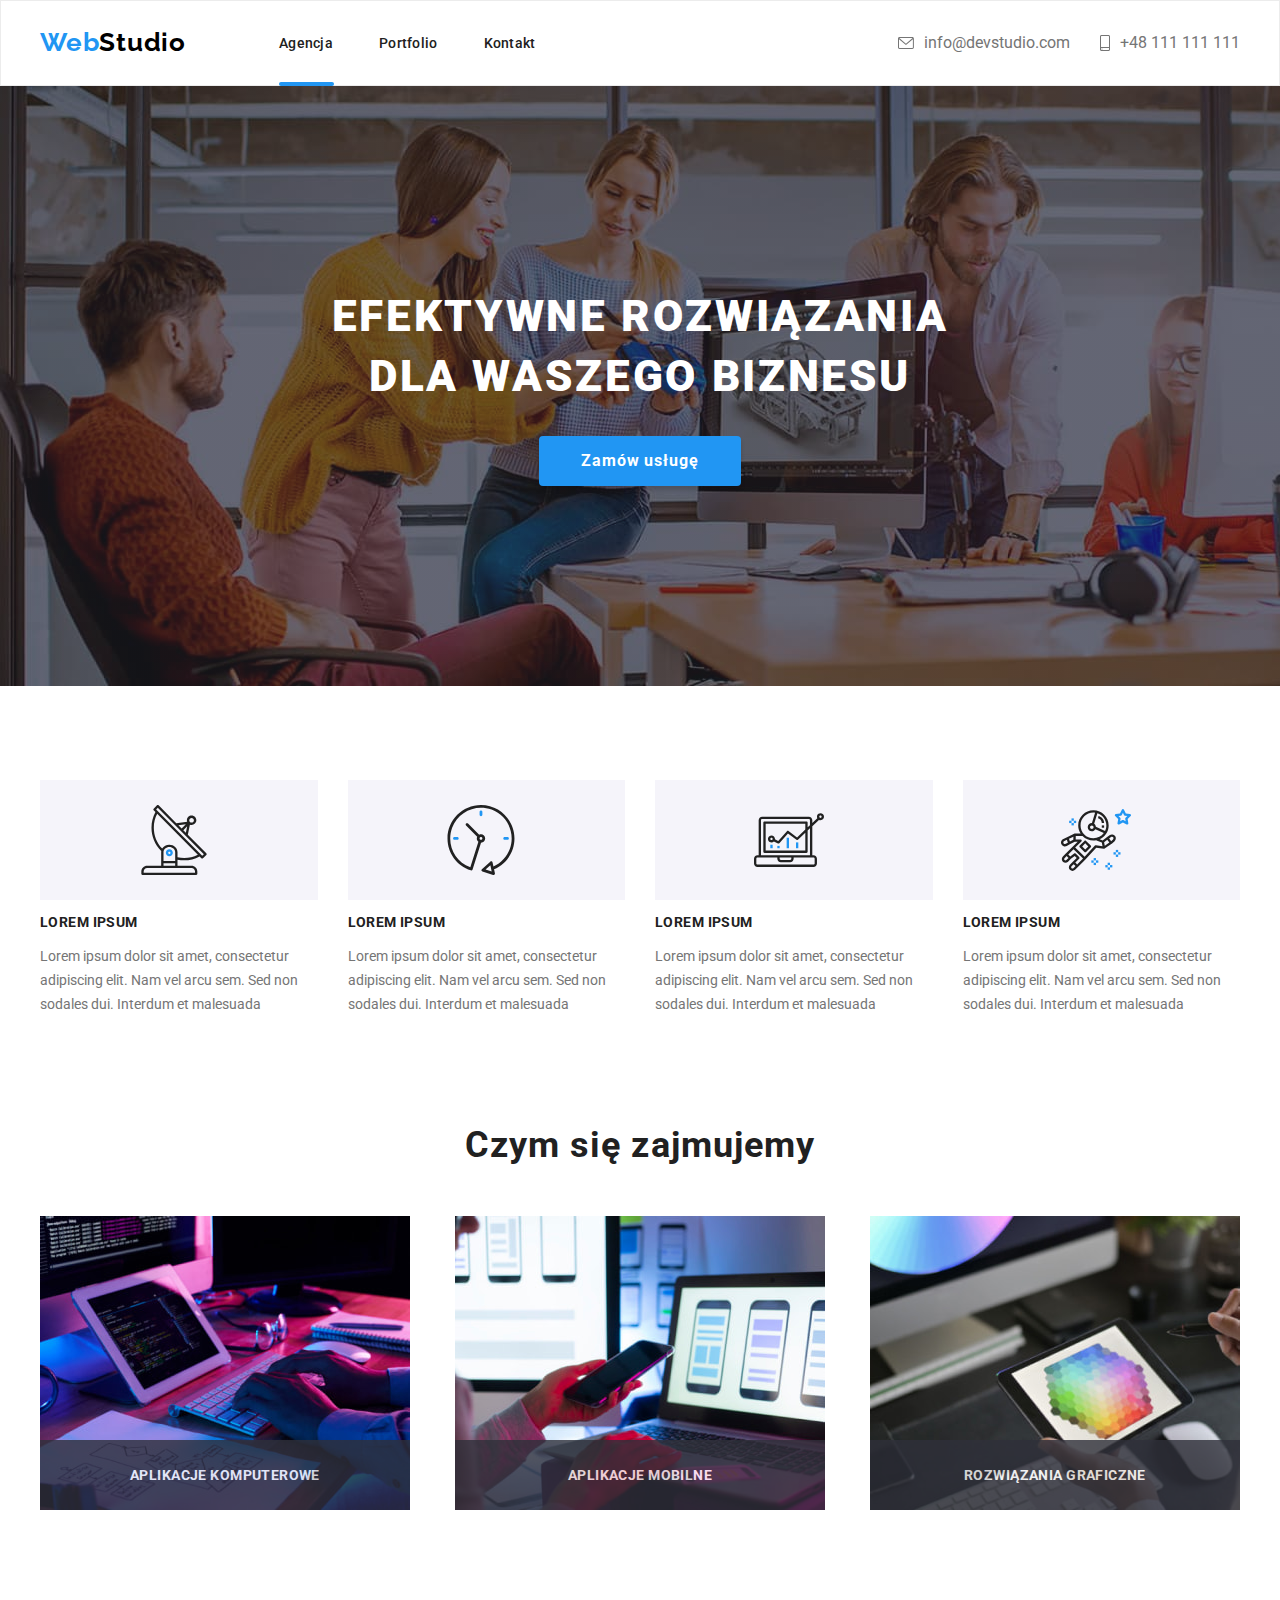
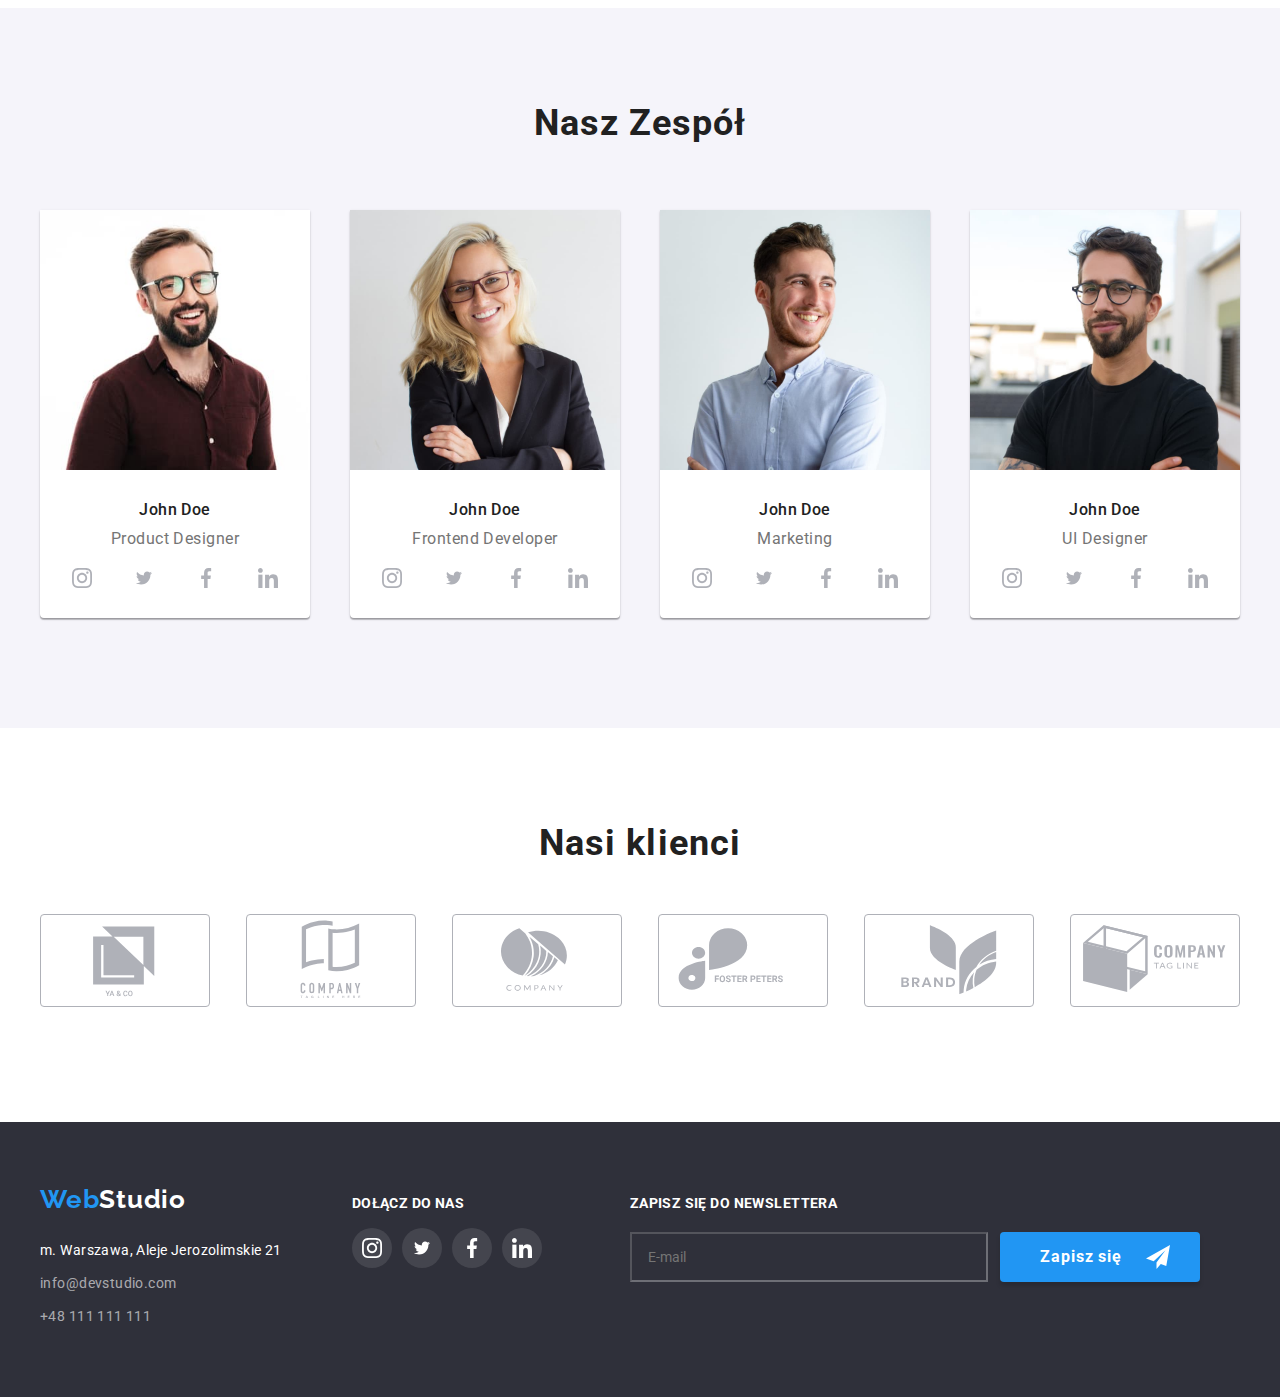
<file: index.html>
<!DOCTYPE html>
<html lang="en">
  <head>
    <meta charset="UTF-8" />
    <meta http-equiv="X-UA-Compatible" content="IE=edge" />
    <meta name="viewport" content="width=device-width, initial-scale=1.0" />
    <title>Document</title>
    <link
      rel="stylesheet"
      href="https://cdnjs.cloudflare.com/ajax/libs/modern-normalize/1.0.0/modern-normalize.min.css"
    />
    <link rel="stylesheet" href="css/main.min.css" />
    <style>
      @import url('https://fonts.googleapis.com/css2?family=Raleway:wght@700&family=Roboto:ital,wght@0,400;0,500;0,900;1,700&display=swap');
    </style>
  </head>
  <body>
    <header class="header">
      <div class="container container--header">
      <a class="logo-link" href="./index.html"
        ><span class="logo logo--web">Web</span><span class="logo logo--studio">Studio</span></a
      >
      <nav class="nav">
        <ul class="menu">
          <li class="menu__list"><a class="menu__link menu__link--active" href="./index.html">Agencja</a></li>
          <li class="menu__list"><a class="menu__link" href="./portfolio.html">Portfolio</a></li>
          <li class="menu__list"><a class="menu__link" href="">Kontakt</a></li>
        </ul>
      </nav>
    <ul class="header-contacts">
      <li class="header-contacts__list">
        <a class="header-contacts__link" href="mailto:info@devstudio.com">
          <svg class="header-contacts__svg" width="16" height="12">
            <use href="images/icons.svg#icon-envelope">
          </svg>
          info@devstudio.com</a>
      </li>
      <li class="header-contacts__list">
        <a class="header-contacts__link" href="tel:+48111111111">
          <svg class="header-contacts__svg" width="10" height="16">
            <use href="images/icons.svg#icon-smartphone">
          </svg>
          +48 111 111 111</a>
      </li>
    </ul>
      </div>
    </header>
    <main>
      <section class="effective-solutions">
        <div class="container container--effective-solutions">
        <h1 class="effective-solutions__tittle">Efektywne rozwiązania dla waszego biznesu</h1>
        <button class="button button--effective-solutions" type="button" data-modal-open>Zamów usługę</button>
        </div>
      </section>
      <section class="lorem-ipsum">
        <div class="container">
        <ul class="lorem-ipsum__list">
          <li class="lorem-ipsum__item">
            <div class="lorem-ipsum__image" width="270" height="120">
              <svg class="lorem-ipsum__svg" width="70" height="70">
                <use href="images/icons.svg#icon-antenna">
              </svg>
            </div>
            <h3 class="lorem-ipsum__title">Lorem Ipsum</h3>
            <p class="lorem-ipsum__text">
              Lorem ipsum dolor sit amet, consectetur adipiscing elit. Nam vel arcu sem. Sed non
              sodales dui. Interdum et malesuada
            </p>
          </li>
          <li class="lorem-ipsum__item">
            <div class="lorem-ipsum__image" width="270" height="120">
              <svg class="lorem-ipsum__svg" width="70" height="70">
                <use href="images/icons.svg#icon-clock">
              </svg>
              </div>
            <h3 class="lorem-ipsum__title">Lorem Ipsum</h3>
            <p class="lorem-ipsum__text">
              Lorem ipsum dolor sit amet, consectetur adipiscing elit. Nam vel arcu sem. Sed non
              sodales dui. Interdum et malesuada
            </p>
          </li>
          <li class="lorem-ipsum__item">
            <div class="lorem-ipsum__image" width="270" height="120">
              <svg class="lorem-ipsum__svg" width="70" height="70">
                <use href="images/icons.svg#icon-diagram-1">
              </svg>
              </div>
            <h3 class="lorem-ipsum__title">Lorem Ipsum</h3>
            <p class="lorem-ipsum__text">
              Lorem ipsum dolor sit amet, consectetur adipiscing elit. Nam vel arcu sem. Sed non
              sodales dui. Interdum et malesuada
            </p>
          </li>
          <li class="lorem-ipsum__item">
            <div class="lorem-ipsum__image" width="270" height="120">
              <svg class="lorem-ipsum__svg" width="70" height="70">
                <use href="images/icons.svg#icon-astronaut">
              </svg>
              </div>
            <h3 class="lorem-ipsum__title">Lorem Ipsum</h3>
            <p class="lorem-ipsum__text">
              Lorem ipsum dolor sit amet, consectetur adipiscing elit. Nam vel arcu sem. Sed non
              sodales dui. Interdum et malesuada
            </p>
          </li>
        </ul>
        </div>
      </section>
      <section class="what-we-do">
        <div class="container">
        <h2 class="what-we-do__header">Czym się zajmujemy</h2>
        <ul class="what-we-do__list">
          <li class="what-we-do__item">
            <div class="what-we-do__caption">
              <p class="what-we-do__title">
              Aplikacje komputerowe
              </p>
            </div>
            <img
              src="images/keyboard.jpg"
              alt="a man writing on a keyboard"
              width="370"
              height="294"
            />
          </li>
            <li class="what-we-do__item">
              <div class="what-we-do__caption">
                <p class="what-we-do__title">
                  Aplikacje mobilne
                </p>
              </div>
            <img src="images/mobile.jpg" alt="a man using mobile phone" width="370" height="294" />
          </li>
          <li class="what-we-do__item">
            <div class="what-we-do__caption">
              <p class="what-we-do__title">
                Rozwiązania graficzne
              </p>
            </div>
            <img src="images/tablet.jpg" alt="a man using tablet" width="370" height="294" /></li>
        </ul>
        </div>
      </section>
      <section class="our-team">
        <div class="container">
        <h2 class="our-team__header">Nasz Zespół</h2>
        <ul class="team">
          <li>
            <figure class="team__figure">
              <img
                src="images/productdesigner.jpg"
                alt="A man described as a product designer"
                width="270"
                height="260"
              />
              <figcaption class="team__figcaption">
                <p class="team__name">John Doe </p><p class="team__job">Product Designer</p>
                <ul class="team__social-media">
                  <li>
                    <div class="social-icon social-icon--our-team">
                    <svg width="20" height="20">
                      <use href="images/icons.svg#icon-instagram">                     
                      </use>
                    </svg>
                    </div>
                  </li>
                  <li>
                    <div class="social-icon social-icon--our-team">
                    <svg width="20" height="16">
                      <use href="images/icons.svg#icon-ellipse">
                      </use>
                    </svg>
                    </div>
                  </li>
                  <li>
                    <div class="social-icon social-icon--our-team">
                    <svg width="20" height="20">
                      <use href="images/icons.svg#icon-facebook">
                      </use>
                    </svg>
                    </div>
                  </li>
                  <li>
                    <div class="social-icon social-icon--our-team">
                    <svg width="20" height="20">
                      <use href="images/icons.svg#icon-linkedin">
                      </use>
                    </svg>
                    </div>
                  </li>
                </ul>
              </figcaption>
            </figure>
          </li>
          <li>
            <figure class="team__figure">
              <img
                src="images/developer.jpg"
                alt="a woman described as a fontend developer"
                width="270"
                height="260"
              />
              <figcaption class="team__figcaption">
                <p class="team__name">John Doe </p><p class="team__job">Frontend Developer</p>
              <ul class="team__social-media">
                <li>
                  <div class="social-icon social-icon--our-team">
                    <svg width="20" height="20">
                      <use href="images/icons.svg#icon-instagram">
                      </use>
                    </svg>
                  </div>
                </li>
                <li>
                  <div class="social-icon social-icon--our-team">
                    <svg width="20" height="16">
                      <use href="images/icons.svg#icon-ellipse">
                      </use>
                    </svg>
                  </div>
                </li>
                <li>
                  <div class="social-icon social-icon--our-team">
                    <svg width="20" height="20">
                      <use href="images/icons.svg#icon-facebook">
                      </use>
                    </svg>
                  </div>
                </li>
                <li>
                  <div class="social-icon social-icon--our-team">
                    <svg width="20" height="20">
                      <use href="images/icons.svg#icon-linkedin">
                      </use>
                    </svg>
                  </div>
                </li>
              </ul>
              </figcaption>
            </figure>
          </li>
          <li>
            <figure class="team__figure">
              <img
                src="images/marketing.jpg"
                alt="a man working in marketing"
                width="270"
                height="260"
              />
              <figcaption class="team__figcaption">
                <p class="team__name">John Doe </p><p class="team__job">Marketing</p>
                <ul class="team__social-media">
                  <li>
                    <div class="social-icon social-icon--our-team">
                      <svg width="20" height="20">
                        <use href="images/icons.svg#icon-instagram">
                        </use>
                      </svg>
                    </div>
                  </li>
                  <li>
                    <div class="social-icon social-icon--our-team">
                      <svg width="20" height="16">
                        <use href="images/icons.svg#icon-ellipse">
                        </use>
                      </svg>
                    </div>
                  </li>
                  <li>
                    <div class="social-icon social-icon--our-team">
                      <svg width="20" height="20">
                        <use href="images/icons.svg#icon-facebook">
                        </use>
                      </svg>
                    </div>
                  </li>
                  <li>
                    <div class="social-icon social-icon--our-team">
                      <svg width="20" height="20">
                        <use href="images/icons.svg#icon-linkedin">
                        </use>
                      </svg>
                    </div>
                  </li>
                </ul>
              </figcaption>
            </figure>
          </li>
          <li>
            <figure class="team__figure">
              <img
                src="images/uidesigner.jpg"
                alt="a man working as a UI Designer"
                width="270"
                height="260"
              />
              <figcaption class="team__figcaption">
                <p class="team__name">John Doe </p><p class="team__job">UI Designer</p>
              <ul class="team__social-media">
                <li>
                  <div class="social-icon social-icon--our-team">
                    <svg width="20" height="20">
                      <use href="images/icons.svg#icon-instagram">
                      </use>
                    </svg>
                  </div>
                </li>
                <li>
                  <div class="social-icon social-icon--our-team">
                    <svg width="20" height="16">
                      <use href="images/icons.svg#icon-ellipse">
                      </use>
                    </svg>
                  </div>
                </li>
                <li>
                  <div class="social-icon social-icon--our-team">
                    <svg width="20" height="20">
                      <use href="images/icons.svg#icon-facebook">
                      </use>
                    </svg>
                  </div>
                </li>
                <li>
                  <div class="social-icon social-icon--our-team">
                    <svg width="20" height="20">
                      <use href="images/icons.svg#icon-linkedin">
                      </use>
                    </svg>
                  </div>
                </li>
              </ul>
        </div>
      </section>
      <section class="section-clients">
        <div class="container">
          <h2 class="section-clients__header">Nasi klienci</h2>
          <ul class="clients-logo">
            <li class="clients-logo__item">
            <svg class="clients-logo__image" width="170" height="93">
             <use href="images/icons.svg#icon-logo2">
             </use>
            </svg>
            </li>
            <li class="clients-logo__item">
              <svg class="clients-logo__image" width="170" height="93">
                <use href="images/icons.svg#icon-logo">
                </use>
              </svg>
            </li>
            <li class="clients-logo__item">
              <svg class="clients-logo__image" width="170" height="93">
                <use href="images/icons.svg#icon-logo6">
                </use>
              </svg>
            </li>
            <li class="clients-logo__item">
              <svg class="clients-logo__image" width="170" height="93">
                <use href="images/icons.svg#icon-logo-2">
                </use>
              </svg>
            </li>
            <li class="clients-logo__item">
              <svg class="clients-logo__image" width="170" height="93">
                <use href="images/icons.svg#icon-logo4">
                </use>
              </svg>
            </li>
            <li class="clients-logo__item">
              <svg class="clients-logo__image" width="170" height="93">
                <use href="images/icons.svg#icon-logo3">
                </use>
              </svg>
            </li>
          </ul>
          </div>
    </main>
    <footer class="footer">
      <div class="container container--footer">
      <div class="footer-contacts">
      <a class="footer-contacts__link" href=""><span class="logo logo--web">Web</span><span class="logo logo--footer">Studio</span></a
      >
      <address class="footer-contacts__addres">
        m. Warszawa, Aleje Jerozolimskie 21
        <a class="footer-contacts__contact" href="mailto:info@devstudio.com">info@devstudio.com</a>
        <a class="footer-contacts__contact" href="tel:+48111111111">+48 111 111 111</a>
      </address>
      </div>
      <div>
      <p class="header-join-us">Dołącz do nas</p>
      <ul class="join-us">
        <li class="join-us__item">
          <div class="social-icon social-icon--footer">
          <svg width="20" height="20">
            <use href="images/icons.svg#icon-instagram">
            </use>
          </svg>
          </div>
        </li>
        <li class="join-us__item">
          <div class="social-icon social-icon--footer">
          <svg width="20" height="16">
            <use href="images/icons.svg#icon-ellipse">
            </use>
          </svg>
          </div>
        </li>
        <li class="join-us__item">
          <div class="social-icon social-icon--footer">
          <svg width="20" height="20">
            <use href="images/icons.svg#icon-facebook">
            </use>
          </svg>
          </div>
        </li>
        <li class="join-us__item">
          <div class="social-icon social-icon--footer">
          <svg width="20" height="20">
            <use href="images/icons.svg#icon-linkedin">
            </use>
          </svg>
          </div>
        </li>
      </ul>
      </div>
      <form class="footer-form">
        <label class="footer-form__label">Zapisz się do newslettera
          <input class="footer-form__input" type="email" name="email" placeholder="E-mail" required>
        </label>
        <button class="button button--footer" type="submit" name="submit">Zapisz się
          <svg class="footer-form__image" width="24" height="24">
            <use href="images/icons.svg#icon-send"></use>
          </svg>
        </button>
      </form>
    </div>
    </footer>
    <div class="backdrop is-hidden" data-modal>
    <div class="modal">
      <h3 class="modal__head">Zostaw swoje dane w formularzu poniżej</h3>
      <form class="modal__form">
      <label class="modal__label">Imię
      <input class="modal__input" type="text" name="name" required>
<svg class="modal__svg-person" width="18" height="18">
  <use href="images/icons.svg#icon-person"></use>
</svg>
      </label>
      <label class="modal__label">Telefon
        <input class="modal__input" type="tel" name="phone" required>
        <svg class="modal__svg-phone" width="18" height="18">
          <use href="images/icons.svg#icon-phone-black"></use>
        </svg>
      </label>
      <label class="modal__label">Email
        <input class="modal__input" type="email" name ="email" required>
      <svg class="modal__svg-envelope" width="18" height="18">
        <use href="images/icons.svg#icon-black-envelope"></use>
      </svg>
      </label>
      <label class="modal__label">Komentarz
        <textarea class="modal__textarea" name="comment" rows="5" placeholder="Wprowadź tekst" resize="vertical"></textarea>
      </label>
        <input class="modal__checkbox" type="checkbox" name="Accepting agreement" id="modal-label-checkbox" required>
      <label for="modal-label-checkbox" class="modal__label-checkbox">Oświadczam iż akceptuję&nbsp;<a class="modal__link"
          href=""> Regulamin </a> &nbsp;i&nbsp; <a class="modal__link" href="">
          Politykę Prywatności.</a></label>
      </label>
      <button class="button button--modal" type="submit">Wyślij
      </button>
      </form>
      <button type="button" class="modal__close-btn" data-modal-close>
        <svg width="18" height="18">
          <use href="images/icons.svg#icon-close-btn">
          </use>
        </svg>
      </button>
    </div>
    </div>
  
  <script src="./js/modal.js"></script>
  </body>
</html>
</file>
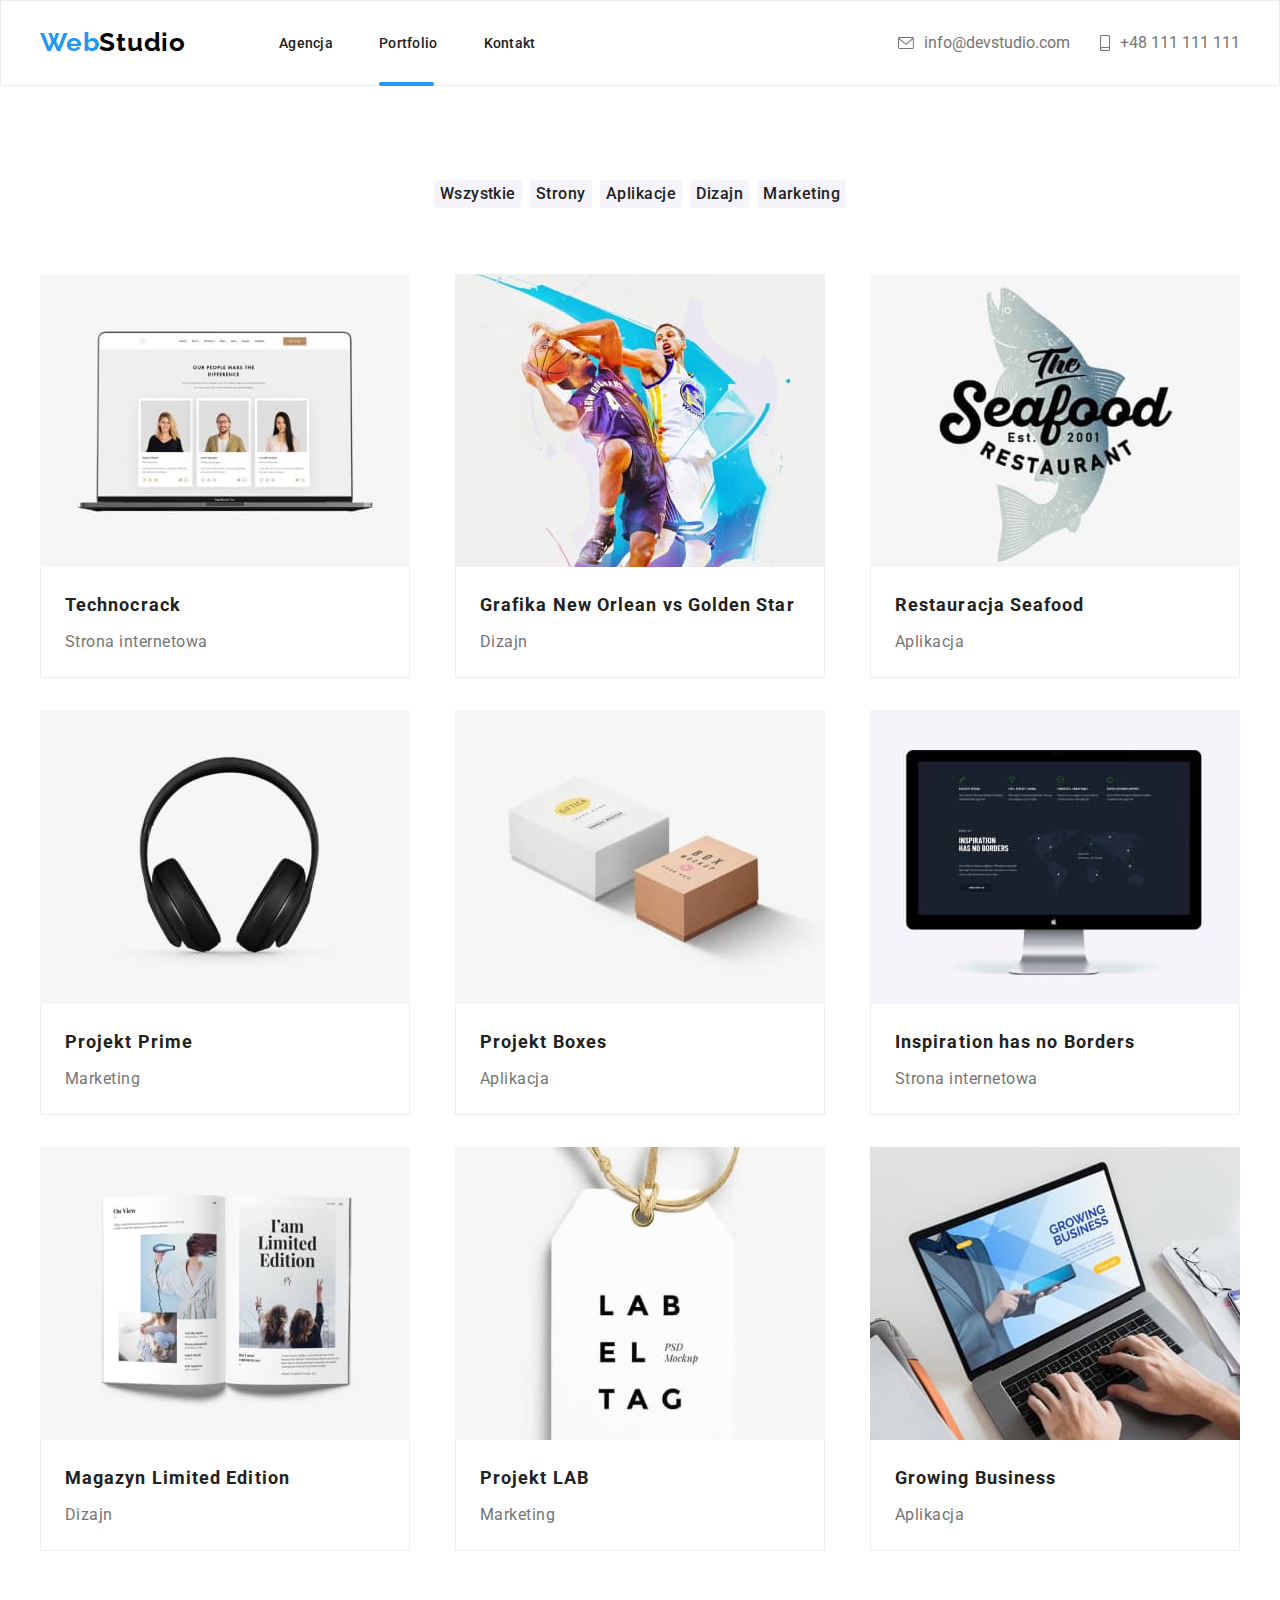
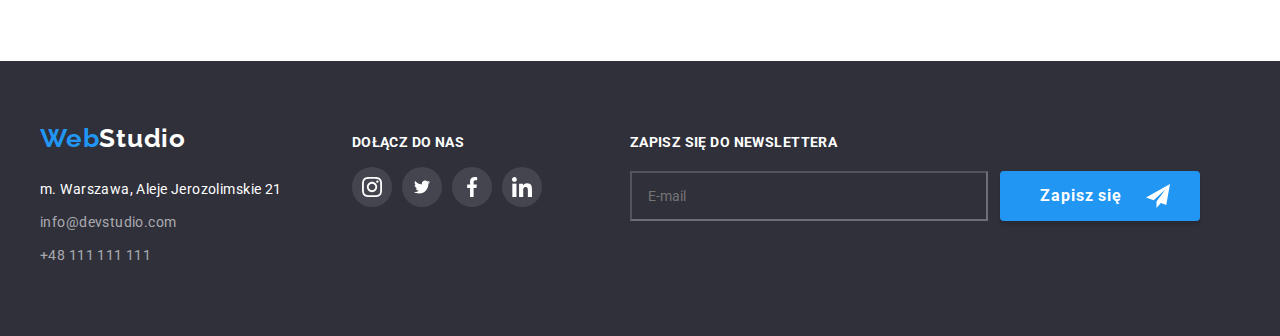
<file: portfolio.html>
<!DOCTYPE html>
<html lang="en">
  <head>
    <meta charset="UTF-8" />
    <meta http-equiv="X-UA-Compatible" content="IE=edge" />
    <meta single-product__name="viewport" content="width=device-width, initial-scale=1.0" />
    <title>Document</title>
    <link
    rel="stylesheet"
    href="https://cdnjs.cloudflare.com/ajax/libs/modern-normalize/1.0.0/modern-normalize.min.css"
  />
    <link rel="stylesheet" href="css/main.min.css" />
    <style>
      @import url('https://fonts.googleapis.com/css2?family=Raleway:wght@700&family=Roboto:ital,wght@0,400;0,500;0,900;1,700&display=swap');
    </style>
   </head>
  <body>
    <header class="header">
      <div class="container container--header">
        <a class="logo-link" href="./index.html"><span class="logo logo--web">Web</span><span
            class="logo logo--studio">Studio</span></a>
            <nav class="nav">
              <ul class="menu">
                <li class="menu__list"><a class="menu__link" href="./index.html">Agencja</a></li>
                <li class="menu__list"><a class="menu__link menu__link--active" href="./portfolio.html">Portfolio</a></li>
                <li class="menu__list"><a class="menu__link" href="">Kontakt</a></li>
              </ul>
            </nav>
            <ul class="header-contacts">
              <li class="header-contacts__list">
                <a class="header-contacts__link" href="mailto:info@devstudio.com">
                  <svg class="header-contacts__svg" width="16" height="12">
                    <use href="images/icons.svg#icon-envelope">
                  </svg>
                  info@devstudio.com</a>
              </li>
              <li class="header-contacts__list">
                <a class="header-contacts__link" href="tel:+48111111111">
                  <svg class="header-contacts__svg" width="10" height="16">
                    <use href="images/icons.svg#icon-smartphone">
                  </svg>
                  +48 111 111 111</a>
              </li>
            </ul>
      </div>
    </header>
  <main>
    <section class="preference">
      <div class="container">
    <ul class="categories">
      <li class="categories__list"><button class="categories__button" type="button">Wszystkie</button></li>
      <li class="categories__list"><button class="categories__button" type="button">Strony</button></li>
      <li class="categories__list"><button class="categories__button" type="button">Aplikacje</button></li>
      <li class="categories__list"><button class="categories__button" type="button">Dizajn</button></li>
      <li class="categories__list"><button class="categories__button" type="button">Marketing</button></li>
    </ul>
    </div>
  </section>
  <section class="products">
    <div class="container">
    <ul class="cards">
      <li>
          <figure class="cards__item">
            <div class="cards__overlay">
              <p class="cards__overlay-text">
                Technocrack jest popularną platformą wykorzystywaną do rozpowszechniania koronawirusa. Firmy wykorzystują tę platformę
                do celów szpiegowskich i ataków na niezabezpieczone serwery konkurencji
              </p>
            </div>
        <img src="images/technocrack.jpg" alt="3 people on the picture" width="370" height="294" />
          <figcaption class="cards__subtittle"><p class="cards__name">Technocrack </p><p class="cards__category">Strona internetowa</p></figcaption>
    </figure>
    </li>
      <li>
        <figure class="cards__item">
          <div class="cards__overlay">
            <p class="cards__overlay-text">
              Technocrack jest popularną platformą wykorzystywaną do rozpowszechniania koronawirusa. Firmy wykorzystują tę platformę
              do celów szpiegowskich i ataków na niezabezpieczone serwery konkurencji
            </p>
          </div>
        <img src="images/basketball.jpg" alt="man playing basketball" width="370" height="294" />
    <figcaption class="cards__subtittle"><p class="cards__name">Grafika New Orlean vs Golden Star </p><p class="cards__category">Dizajn</p></figcaption>
    </figure>  
    </li>
      <li>
        <figure class="cards__item">  
          <div class="cards__overlay">
            <p class="cards__overlay-text">
              Technocrack jest popularną platformą wykorzystywaną do rozpowszechniania koronawirusa. Firmy wykorzystują tę platformę
              do celów szpiegowskich i ataków na niezabezpieczone serwery konkurencji
            </p>
          </div>
        <img src="images/seafood.jpg" alt="seafood restaurant" width="370" height="294" />
      <figcaption class="cards__subtittle"><p class="cards__name">Restauracja Seafood </p><p class="cards__category">Aplikacja</p></figcaption>
    </figure>
  </li>
        <li>
        <figure class="cards__item">  
          <div class="cards__overlay">
            <p class="cards__overlay-text">
              Technocrack jest popularną platformą wykorzystywaną do rozpowszechniania koronawirusa. Firmy wykorzystują tę platformę
              do celów szpiegowskich i ataków na niezabezpieczone serwery konkurencji
            </p>
          </div>
        <img src="images/headset.jpg" alt="headset" width="370" height="294" />
      <figcaption class="cards__subtittle"><p class="cards__name">Projekt Prime </p><p class="cards__category">Marketing</p></figcaption>
    </figure>
        <li>
        <figure class="cards__item">  
          <div class="cards__overlay">
            <p class="cards__overlay-text">
              Technocrack jest popularną platformą wykorzystywaną do rozpowszechniania koronawirusa. Firmy wykorzystują tę platformę
              do celów szpiegowskich i ataków na niezabezpieczone serwery konkurencji
            </p>
          </div>
        <img src="images/boxes.jpg" alt="2 boxes on the picture" width="370" height="294" />
      <figcaption class="cards__subtittle"><p class="cards__name">Projekt Boxes </p><p class="cards__category">Aplikacja</p></figcaption>
    </figure>
  </li>
        <li>
        <figure class="cards__item">
          <div class="cards__overlay">
            <p class="cards__overlay-text">
              Technocrack jest popularną platformą wykorzystywaną do rozpowszechniania koronawirusa. Firmy wykorzystują tę platformę
              do celów szpiegowskich i ataków na niezabezpieczone serwery konkurencji
            </p>
          </div>
        <img src="images/monitor.jpg" alt="monitor" width="370" height="294" />
      <figcaption class="cards__subtittle"><p class="cards__name">Inspiration has no Borders </p><p class="cards__category">Strona internetowa</p></figcaption>
    </figure>
  </li>
        <li>
          <figure class="cards__item">
            <div class="cards__overlay">
              <p class="cards__overlay-text">
                Technocrack jest popularną platformą wykorzystywaną do rozpowszechniania koronawirusa. Firmy wykorzystują tę platformę
                do celów szpiegowskich i ataków na niezabezpieczone serwery konkurencji
              </p>
            </div>
          <img src="images/book.jpg" alt="book" width="370" height="294" />
      <figcaption class="cards__subtittle"><p class="cards__name">Magazyn Limited Edition </p><p class="cards__category">Dizajn</p></figcaption>
    </figure>
  </li>
          <li>
          <figure class="cards__item">
            <div class="cards__overlay">
              <p class="cards__overlay-text">
                Technocrack jest popularną platformą wykorzystywaną do rozpowszechniania koronawirusa. Firmy wykorzystują tę platformę
                do celów szpiegowskich i ataków na niezabezpieczone serwery konkurencji
              </p>
            </div>
          <img src="images/label.jpg" alt="label" width="370" height="294" />
      <figcaption class="cards__subtittle"><p class="cards__name">Projekt LAB </p><p class="cards__category">Marketing</p></figcaption>
    </figure>
  </li>
          <li>
          <figure class="cards__item">
            <div class="cards__overlay">
              <p class="cards__overlay-text">
                Technocrack jest popularną platformą wykorzystywaną do rozpowszechniania koronawirusa. Firmy wykorzystują tę platformę
                do celów szpiegowskich i ataków na niezabezpieczone serwery konkurencji
              </p>
            </div>
          <img src="images/laptop.jpg" alt="laptop" width="370" height="294" />
    <figcaption class="cards__subtittle"><p class="cards__name">Growing Business </p><p class="cards__category">Aplikacja</p></figcaption>
    </figure>
  </li>
        </ul>
        </div>
      </section>
  </main>
  <footer class="footer">
    <div class="container container--footer">
    <div class="footer-contacts">
    <a class="footer-contacts__link" href=""><span class="logo logo--web">Web</span><span class="logo logo--footer">Studio</span></a
    >
    <address class="footer-contacts__addres">
      m. Warszawa, Aleje Jerozolimskie 21
      <a class="footer-contacts__contact" href="mailto:info@devstudio.com">info@devstudio.com</a>
      <a class="footer-contacts__contact" href="tel:+48111111111">+48 111 111 111</a>
    </address>
    </div>
    <div>
    <p class="header-join-us">Dołącz do nas</p>
    <ul class="join-us">
      <li class="join-us__item">
        <div class="social-icon social-icon--footer">
        <svg width="20" height="20">
          <use href="images/icons.svg#icon-instagram">
          </use>
        </svg>
        </div>
      </li>
      <li class="join-us__item">
        <div class="social-icon social-icon--footer">
        <svg width="20" height="16">
          <use href="images/icons.svg#icon-ellipse">
          </use>
        </svg>
        </div>
      </li>
      <li class="join-us__item">
        <div class="social-icon social-icon--footer">
        <svg width="20" height="20">
          <use href="images/icons.svg#icon-facebook">
          </use>
        </svg>
        </div>
      </li>
      <li class="join-us__item">
        <div class="social-icon social-icon--footer">
        <svg width="20" height="20">
          <use href="images/icons.svg#icon-linkedin">
          </use>
        </svg>
        </div>
      </li>
    </ul>
    </div>
    <form class="footer-form">
      <label class="footer-form__label">Zapisz się do newslettera
        <input class="footer-form__input" type="email" name="email" placeholder="E-mail" required>
      </label>
      <button class="button button--footer" type="submit" name="submit">Zapisz się
        <svg class="footer-form__image" width="24" height="24">
          <use href="images/icons.svg#icon-send"></use>
        </svg>
      </button>
    </form>
  </div>
  </footer>
    </body>
</html>
</file>
<file: css/main.min.css>
.is-hidden{opacity:0;visibility:hidden;pointer-events:none}body{font-family:"Roboto","Raleway",sans-serif;background-color:#fff}:root{--brand-color: #2196f3;--brand-background-color: #2f303a;--brand-color2: #757575;--text-color: #fff;--chapter-color: #212121}.container{width:1200px;margin:0 auto}.container--effective-solutions{align-items:center}.container--footer{padding-top:60px;padding-bottom:60px;display:flex}.container--header{display:flex;align-items:center}.button{background-color:var(--brand-color);color:var(--text-color);cursor:pointer;font-style:normal;font-weight:700;font-size:16px;line-height:1.875;letter-spacing:.06em;box-shadow:0px 4px 4px rgba(0,0,0,.15);border-radius:4px;border:none;color:#fff}.button--effective-solutions{margin-top:30px;padding:10px 42px}.button--footer{width:200px;height:50px;fill:#fff;display:flex;align-items:center;margin-top:36px;padding-left:40px;padding-right:0px}.button--modal{display:flex;justify-content:center;align-items:center;margin-left:auto;margin-right:auto;width:200px;height:50px;margin-top:30px}.logo{font-family:"Raleway";font-style:normal;font-weight:700;font-size:26px;line-height:1.3830769231;letter-spacing:.03em;text-decoration:none;cursor:pointer}.logo--studio{color:#000}.logo--web{color:var(--brand-color)}.logo--footer{color:var(--text-color)}.social-icon{display:flex;width:40px;height:40px;cursor:pointer;justify-content:center;align-items:center;border-radius:50%;transition:250ms cubic-bezier(0.4, 0, 0.2, 1)}.social-icon--footer{background-color:rgba(255,255,255,.1);fill:#fff}.social-icon--footer:hover,.social-icon--footer:focus{background-color:#2196f3}.social-icon--our-team{fill:#afb1b8;transition:250ms cubic-bezier(0.4, 0, 0.2, 1)}.social-icon--our-team:hover,.social-icon--our-team:focus{background:#2196f3;fill:#fff}.header{border:1px solid #ececec}.logo-link{text-decoration:none;margin-top:24px;margin-bottom:24px;margin-right:93px}.menu{list-style:none;display:flex;padding-left:0px;padding-right:0px;margin-bottom:0px;margin-top:0px}.menu__list{position:relative}.menu__list:not(:last-child){margin-right:46px}.menu__link{text-decoration:none;color:#212121;font-style:normal;font-weight:500;font-size:14px;line-height:1.1428571429;letter-spacing:.02em}.menu__link:focus,.menu__link:hover{color:var(--brand-color)}.menu__link--active::after{content:"";height:4px;background:var(--brand-color);border-radius:2px;margin-top:30px;display:block;position:absolute;width:55px}.header-contacts{list-style:none;display:flex;margin-left:auto}.header-contacts__link{text-decoration:none;color:#757575;align-items:center;display:flex}.header-contacts__list:nth-child(1){margin-right:30px}.header-contacts__svg{fill:#757575;cursor:pointer;margin-right:10px}.header-contacts__list:focus .header-contacts__link,.header-contacts__list:hover .header-contacts__link,.header-contacts__list:hover .header-contacts__svg,.header-contacts__list:focus .header-contcts__svg{color:#2196f3;fill:#2196f3}.effective-solutions{color:var(--text-color);background-color:var(--brand-background-color);text-align:center;height:600px;padding-top:200px;padding-bottom:200px;background-image:linear-gradient(rgba(47, 48, 58, 0.4), rgba(47, 48, 58, 0.4)),url("../images/background.jpg")}.effective-solutions__tittle{font-style:normal;font-weight:900;font-size:44px;line-height:1.3636363636;letter-spacing:.06em;width:696px;margin:0 auto;text-transform:uppercase}.lorem-ipsum{padding-bottom:94px;padding-top:94px}.lorem-ipsum__list{display:flex;justify-content:space-between;list-style:none;padding-left:0px;padding-right:0px;margin-bottom:0px;margin-top:0px}.lorem-ipsum__item:not(:first-child){margin-left:30px}.lorem-ipsum__title{color:var(--chapter-color);font-weight:700;font-size:14px;line-height:1.1428571429;letter-spacing:.03em;text-transform:uppercase}.lorem-ipsum__text{color:var(--brand-color2);font-size:14px;line-height:1.7142857143}.lorem-ipsum__image{background-color:#f5f4fa;display:flex;justify-content:center;align-items:center;height:120px}.lorem-ipsum__svg{fill:#757575;cursor:pointer;margin-right:10px}.what-we-do{padding-bottom:94px;padding-top:0px}.what-we-do__header{color:var(--chapter-color);font-weight:700;font-size:36px;line-height:1.1666666667;letter-spacing:.03em;text-align:center;margin-top:0px;margin-bottom:50px}.what-we-do__list{list-style:none;display:flex;padding-left:0px;padding-right:0px;margin-bottom:0px;margin-top:0px;justify-content:space-between}.what-we-do__item{position:relative}.what-we-do__caption{position:absolute;width:370px;height:70px;background-color:#2f303a;opacity:.8;bottom:4px;display:flex;justify-content:center;align-items:center}.what-we-do__title{font-family:"Roboto";font-style:normal;font-weight:700;font-size:14px;line-height:16px;letter-spacing:.03em;text-transform:uppercase;color:#fff}.our-team{padding-bottom:94px;padding-top:94px;background-color:#f5f4fa}.our-team__header{color:var(--chapter-color);font-weight:700;font-size:36px;line-height:1.1666666667;letter-spacing:.03em;text-align:center;margin-top:0px;margin-bottom:50px}.team{list-style:none;display:flex;padding-left:0px;padding-right:0px;margin-bottom:0px;margin-top:0px;justify-content:space-between}.team__figure{width:270px;background-color:#fff;box-shadow:0px 1px 3px rgba(0,0,0,.12),0px 1px 1px rgba(0,0,0,.14),0px 2px 1px rgba(0,0,0,.2);border-radius:0px 0px 4px 4px;display:flex;flex-direction:column;align-items:center;margin-left:15px;margin-right:0px}.team__figure:nth-child(1){margin-left:0px}.team__figure:nth-child(4){margin-right:0px}.team__figcaption{margin-top:20px;margin-bottom:20px;width:100%}.team__name{font-weight:500;font-size:16px;line-height:1.1875;letter-spacing:.03em;color:#212121;margin-bottom:10px;margin-top:10px;text-align:center}.team__job{font-size:16px;line-height:1.1875;letter-spacing:.03em;color:var(--brand-color2);margin-bottom:10px;margin-top:10px;text-align:center}.team__social-media{list-style:none;display:flex;justify-content:space-evenly;padding-left:0px}.section-clients{padding-bottom:94px;padding-top:94px}.section-clients__header{color:var(--chapter-color);font-weight:700;font-size:36px;line-height:1.1666666667;letter-spacing:.03em;text-align:center;margin-top:0px;margin-bottom:50px}.clients-logo{display:flex;justify-content:space-between;padding-left:0px}.clients-logo__item{list-style:none;fill:#afb1b8;cursor:pointer;transition:250ms cubic-bezier(0.4, 0, 0.2, 1)}.clients-logo__image{border:1px solid #afb1b8;border-radius:4px;transition-property:fill,color;transition:250ms cubic-bezier(0.4, 0, 0.2, 1)}.clients-logo__image:hover,.clients-logo__image:focus{fill:#2196f3;border-color:#2196f3}.footer{background-color:var(--brand-background-color)}.footer-contacts{margin-right:70px}.footer-contacts__link{text-decoration:none}.footer-contacts__addres{color:#fff;font-style:normal;font-size:14px;line-height:1.7142857143;letter-spacing:.03em;padding-top:20px}.footer-contacts__contact{margin-top:9px;margin-bottom:9px;text-decoration:none;color:rgba(255,255,255,.6);display:block}.footer-contacts__contact:hover,.footer-contacts__contact:focus{color:var(--brand-color)}.header-join-us{font-family:"Roboto";font-style:normal;font-weight:700;font-size:14px;line-height:1.14;letter-spacing:.03em;text-transform:uppercase;color:#fff}.join-us{list-style:none;display:flex;padding-left:0px}.join-us__item{margin-right:10px;cursor:pointer}.footer-form{margin-left:78px;display:flex;padding-top:14px}.footer-form__label{color:#fff;text-transform:uppercase;font-size:14px;line-height:1.14;letter-spacing:.03em;font-weight:700;width:358px;margin-right:12px}.footer-form__input{height:50px;width:358px;background-color:#2f303a;border-color:rgba(255,255,255,.3);margin-top:20px;padding-left:16px;color:#fff}.footer-form__image{margin-left:24px;margin-right:28px}.backdrop{position:fixed;width:100%;height:100%;left:0;top:0;background-color:rgba(0,0,0,.2)}.is-hidden .modal{transform:scale(0.1)}.modal{position:absolute;width:528px;min-height:581px;background-color:#fff;box-shadow:0px 1px 3px rgba(0,0,0,.12),0px 1px 1px rgba(0,0,0,.14),0px 2px 1px rgba(0,0,0,.2);border-radius:4px;top:50%;left:50%;transition-property:scale;transform:translate(-50%, -50%);transition:250ms cubic-bezier(0.4, 0, 0.2, 1)}.modal__head{text-align:center;padding:0;margin-top:40px}.modal__form{display:block}.modal__label{display:block;padding-left:40px;padding-right:40px;color:#757575;position:relative}.modal__label:focus-within{fill:var(--brand-color)}.modal__checkbox{-moz-appearance:none;-webkit-appearance:none;appearance:none;display:flex;align-items:center}.modal__label-checkbox{display:flex;justify-content:center;align-items:center;color:#757575}.modal__close-btn{border-radius:50%;width:30px;height:30px;position:absolute;top:8px;right:8px;border:1px solid rgba(0,0,0,.1);background-color:#fff;justify-content:center;align-items:center;display:flex;cursor:pointer}.modal__textarea{font-size:12px;font-weight:400;padding:12px 16px;letter-spacing:.01em;width:100%;margin-top:4px;margin-bottom:10px;border:1px solid rgba(33,33,33,.2);border-radius:4px}.modal__input{width:100%;margin-top:4px;margin-bottom:10px;border:1px solid rgba(33,33,33,.2);padding-left:35px;height:40px;border-radius:4px}.modal__input:focus-within{border:1px solid var(--brand-color);fill:var(--brand-color);outline:none}.modal__link{color:var(--brand-color)}.modal__svg-envelope{position:absolute;left:55px;top:34px}.modal__svg-phone{position:absolute;left:55px;top:34px}.modal__svg-person{position:absolute;left:55px;top:34px}.modal__label-checkbox::before{content:"";display:block;width:16px;height:16px;border:2px solid #212121;margin-right:9px;border-radius:2px}.modal__checkbox:checked+.modal__label-checkbox::before{background-color:var(--brand-color);border:none;display:block;background-image:url(../images/icon-check.svg);background-repeat:no-repeat;background-position:center center;border-radius:2px}.modal__textarea::placeholder{color:rgba(117,117,117,.5)}.modal__textarea:focus-within{border:1px solid var(--brand-color);fill:var(--brand-color);outline:none}.preference{padding-bottom:0px;padding-top:94px}.categories{list-style:none;display:flex;padding-left:0px;padding-right:0px;margin-bottom:0px;margin-top:0px;justify-content:center}.categories__list:not(:last-child){margin-right:8px}.categories__button{background-color:#f5f4fa;cursor:pointer;font-style:normal;font-weight:500;font-size:16px;line-height:1.625;letter-spacing:.03em;color:#212121;border-radius:4px;border:none;transition:250ms cubic-bezier(0.4, 0, 0.2, 1)}.categories__button:hover,.categories__button:focus{background-color:var(--brand-color);color:#fff;box-shadow:0px 3px 1px rgba(0,0,0,.1),0px 1px 2px rgba(0,0,0,.08),0px 2px 2px rgba(0,0,0,.12);border-radius:4px}.products{padding-bottom:94px;padding-top:50px}.cards{list-style:none;display:flex;padding-left:0px;padding-right:0px;margin-bottom:0px;margin-top:0px;flex-wrap:wrap;justify-content:space-between;flex-basis:calc((100% - 20px)/3)}.cards__item{margin-left:0px;margin-right:0px;position:relative;overflow:hidden;cursor:pointer}.cards__item:hover .cards__overlay{transform:translatey(0)}.cards__item:hover{box-shadow:0px 1px 1px rgba(0,0,0,.12),0px 4px 4px rgba(0,0,0,.06),1px 4px 6px rgba(0,0,0,.16)}.cards__overlay{position:absolute;z-index:99;display:flex;background-color:#2196f3;opacity:.9;width:370px;height:294px;transition-property:transform,translate;transform:translatey(100%);transition:250ms ease;align-items:center;transition:250ms cubic-bezier(0.4, 0, 0.2, 1)}.cards__overlay-text{font-family:"Roboto";font-style:normal;font-weight:400;font-size:18px;line-height:1.55;letter-spacing:.03em;color:#fff;margin-left:24px;margin-right:45px}.cards__subtittle{border-right:1px solid #eee;border-left:1px solid #eee;border-bottom:1px solid #eee;width:370px;margin-right:0px;margin-left:0px;margin-top:-5px;background-color:#fff;position:relative;z-index:100}.cards__name{font-weight:700;font-size:18px;line-height:2;letter-spacing:.06em;color:#212121;margin-bottom:4px;margin-top:-4px;padding-left:24px;padding-top:20px}.cards__category{font-size:16px;line-height:1.875;letter-spacing:.03em;color:var(--brand-color2);margin-top:4px;padding-left:24px;margin-bottom:20px}/*# sourceMappingURL=main.min.css.map */
</file>
